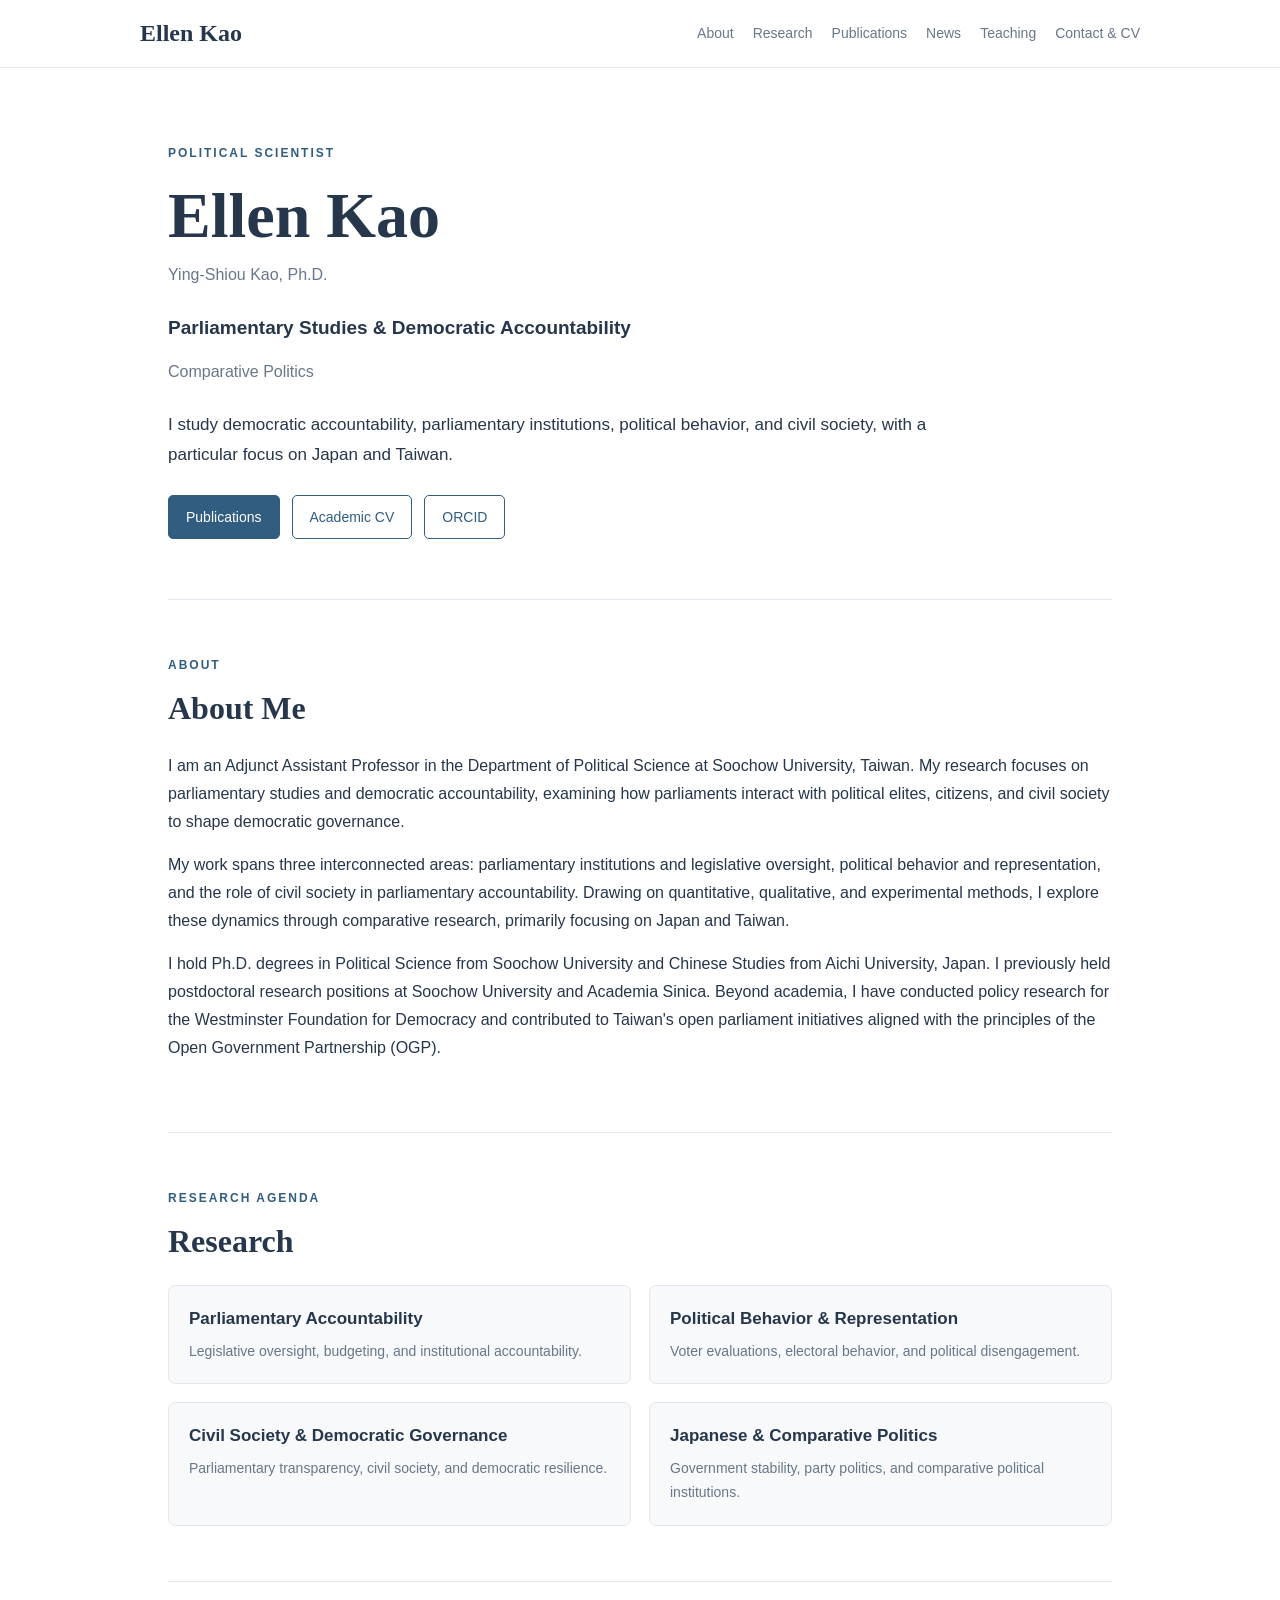
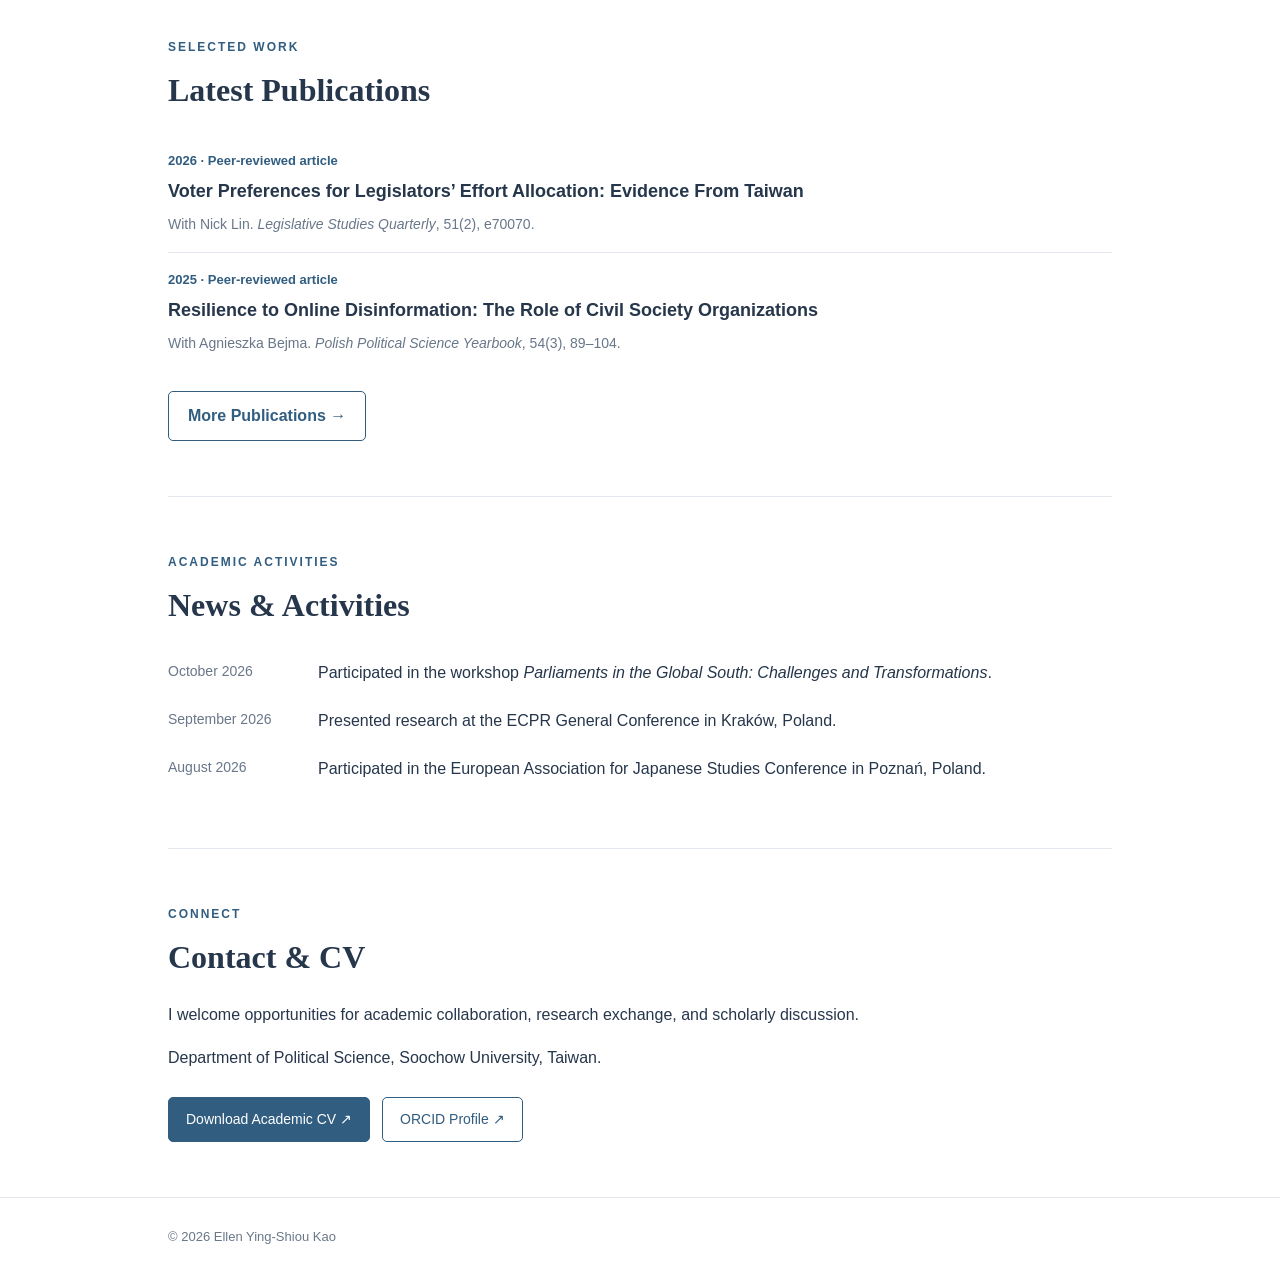
<file: index.html>
<!DOCTYPE html>
<html lang="en">
<head>
  <meta charset="UTF-8">
  <meta name="viewport" content="width=device-width, initial-scale=1">
  <meta name="description" content="Ellen Ying-Shiou Kao, political scientist researching parliamentary studies, democratic accountability, and comparative politics.">
  <title>Ellen Kao | Political Scientist</title>
  <link rel="stylesheet" href="style.css">
</head>
<body>
  <header>
    <div class="container nav">
      <a class="logo" href="index.html">Ellen Kao</a>
      <nav aria-label="Main navigation">
        <a href="index.html#about">About</a>
        <a href="index.html#research">Research</a>
        <a href="publications.html">Publications</a>
        <a href="index.html#news">News</a>
        <a href="teaching.html">Teaching</a>
        <a href="index.html#contact">Contact &amp; CV</a>
      </nav>
    </div>
  </header>

  <main class="container">
    <div class="hero">
      <div class="eyebrow">Political Scientist</div>
      <h1>Ellen Kao</h1>
      <p class="formal">Ying-Shiou Kao, Ph.D.</p>
      <p class="tagline">Parliamentary Studies &amp; Democratic Accountability</p>
      <p class="discipline">Comparative Politics</p>
      <p class="intro">I study democratic accountability, parliamentary institutions, political behavior, and civil society, with a particular focus on Japan and Taiwan.</p>
      <div class="actions">
        <a class="button primary" href="publications.html">Publications</a>
        <a class="button" href="CV_Ellen%20Kao_Nov2026.pdf" target="_blank" rel="noopener">Academic CV</a>
        <a class="button" href="https://orcid.org/0009-0007-6348-227X" target="_blank" rel="noopener">ORCID</a>
      </div>
    </div>

    <section id="about">
      <div class="eyebrow">About</div>
      <h2>About Me</h2>
      <p>I am an Adjunct Assistant Professor in the Department of Political Science at Soochow University, Taiwan. My research focuses on parliamentary studies and democratic accountability, examining how parliaments interact with political elites, citizens, and civil society to shape democratic governance.</p>
      <p>My work spans three interconnected areas: parliamentary institutions and legislative oversight, political behavior and representation, and the role of civil society in parliamentary accountability. Drawing on quantitative, qualitative, and experimental methods, I explore these dynamics through comparative research, primarily focusing on Japan and Taiwan.</p>
      <p>I hold Ph.D. degrees in Political Science from Soochow University and Chinese Studies from Aichi University, Japan. I previously held postdoctoral research positions at Soochow University and Academia Sinica. Beyond academia, I have conducted policy research for the Westminster Foundation for Democracy and contributed to Taiwan's open parliament initiatives aligned with the principles of the Open Government Partnership (OGP).</p>
    </section>

    <section id="research">
      <div class="eyebrow">Research agenda</div>
      <h2>Research</h2>
      <div class="grid">
        <div class="tile"><h3>Parliamentary Accountability</h3><p>Legislative oversight, budgeting, and institutional accountability.</p></div>
        <div class="tile"><h3>Political Behavior &amp; Representation</h3><p>Voter evaluations, electoral behavior, and political disengagement.</p></div>
        <div class="tile"><h3>Civil Society &amp; Democratic Governance</h3><p>Parliamentary transparency, civil society, and democratic resilience.</p></div>
        <div class="tile"><h3>Japanese &amp; Comparative Politics</h3><p>Government stability, party politics, and comparative political institutions.</p></div>
      </div>
    </section>

    <section id="publications">
      <div class="eyebrow">Selected work</div>
      <h2>Latest Publications</h2>
      <article class="entry">
        <div class="date">2026 · Peer-reviewed article</div>
        <h3><a href="https://doi.org/10.1111/lsq.70070" target="_blank" rel="noopener">Voter Preferences for Legislators’ Effort Allocation: Evidence From Taiwan</a></h3>
        <p class="meta">With Nick Lin. <em>Legislative Studies Quarterly</em>, 51(2), e70070.</p>
      </article>
      <article class="entry">
        <div class="date">2025 · Peer-reviewed article</div>
        <h3><a href="https://doi.org/10.15804/ppsy202534" target="_blank" rel="noopener">Resilience to Online Disinformation: The Role of Civil Society Organizations</a></h3>
        <p class="meta">With Agnieszka Bejma. <em>Polish Political Science Yearbook</em>, 54(3), 89–104.</p>
      </article>
      <a class="more" href="publications.html">More Publications <span aria-hidden="true">→</span></a>
    </section>

    <section id="news">
      <div class="eyebrow">Academic activities</div>
      <h2>News &amp; Activities</h2>
      <div class="news"><span>October 2026</span><p>Participated in the workshop <em>Parliaments in the Global South: Challenges and Transformations</em>.</p></div>
      <div class="news"><span>September 2026</span><p>Presented research at the ECPR General Conference in Kraków, Poland.</p></div>
      <div class="news"><span>August 2026</span><p>Participated in the European Association for Japanese Studies Conference in Poznań, Poland.</p></div>
    </section>

    <section id="contact">
      <div class="eyebrow">Connect</div>
      <h2>Contact &amp; CV</h2>
      <p>I welcome opportunities for academic collaboration, research exchange, and scholarly discussion.</p>
      <p>Department of Political Science, Soochow University, Taiwan.</p>
      <div class="actions">
        <a class="button primary" href="YingshiouKao_CV_Oct%202026.pdf" target="_blank" rel="noopener">Download Academic CV ↗</a>
        <a class="button" href="https://orcid.org/0009-0007-6348-227X" target="_blank" rel="noopener">ORCID Profile ↗</a>
      </div>
    </section>
  </main>
  <footer><div class="container">© 2026 Ellen Ying-Shiou Kao</div></footer>
</body>
</html>
</file>
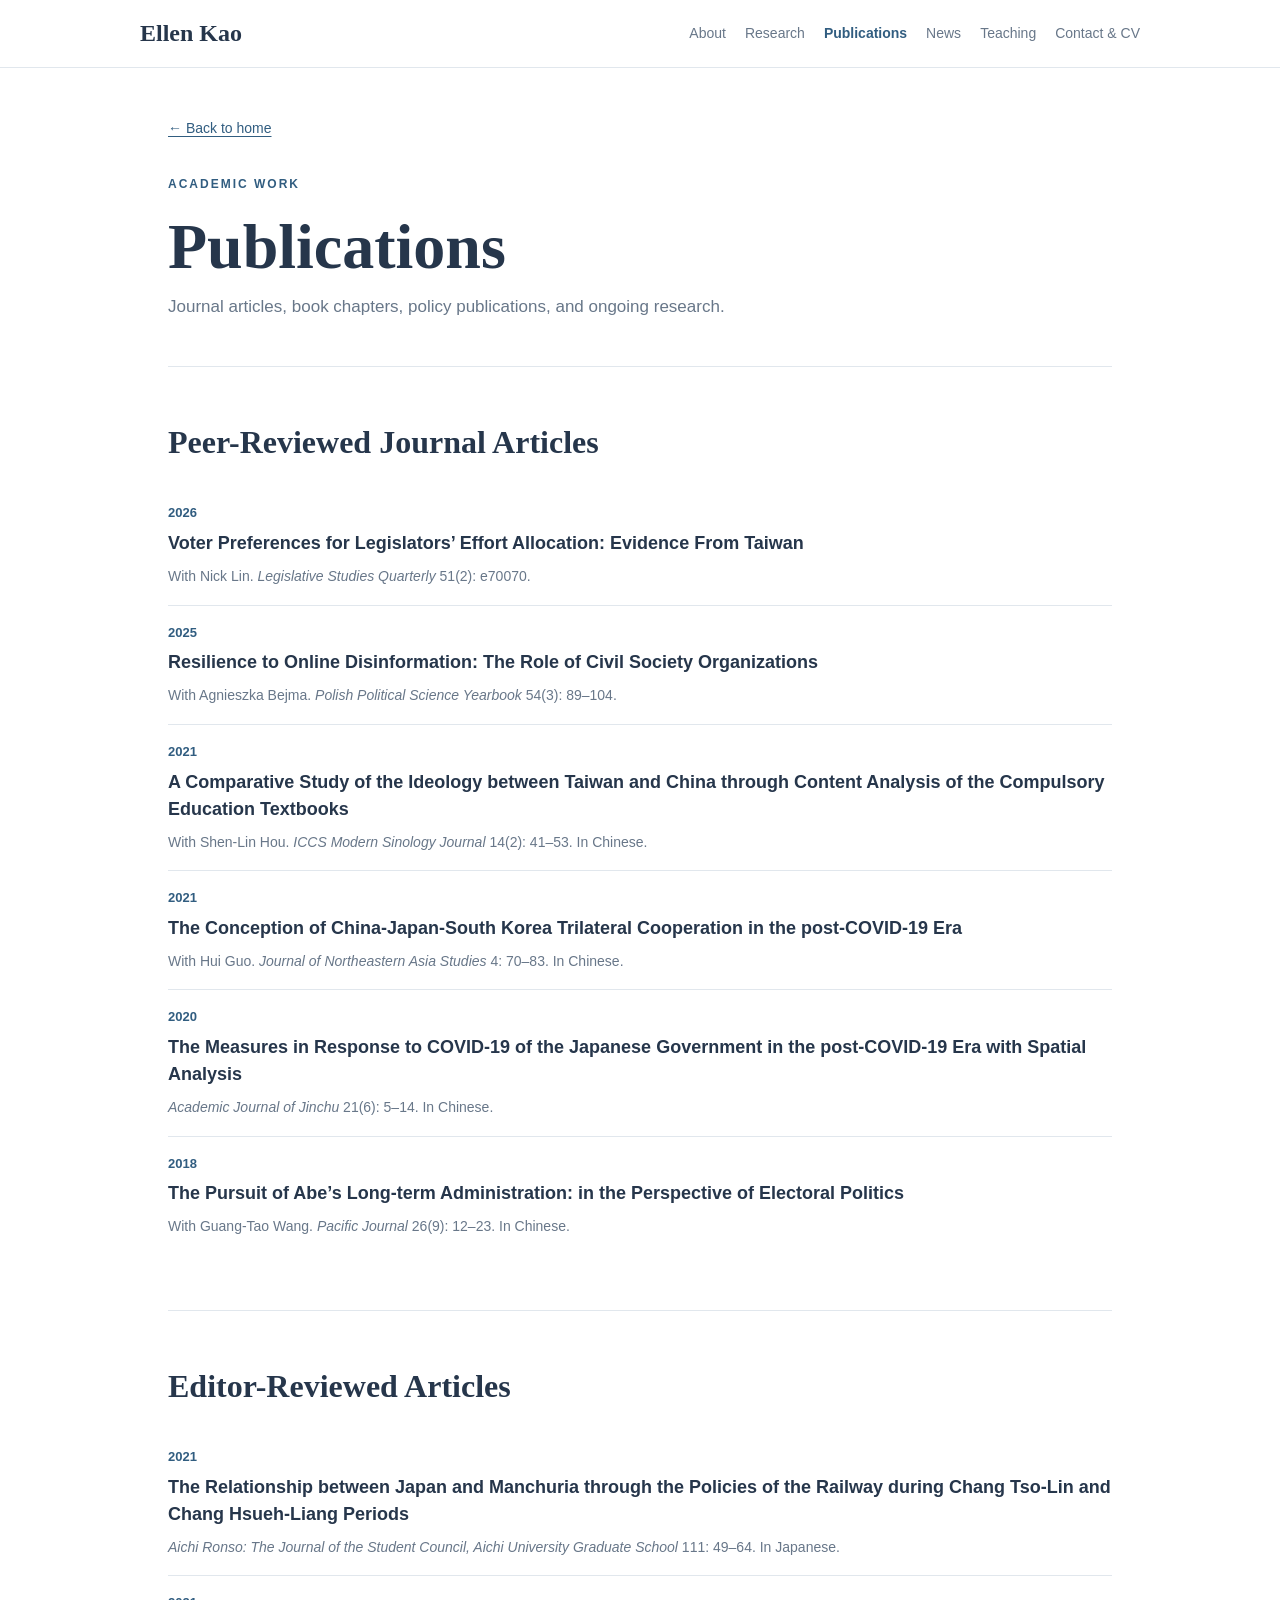
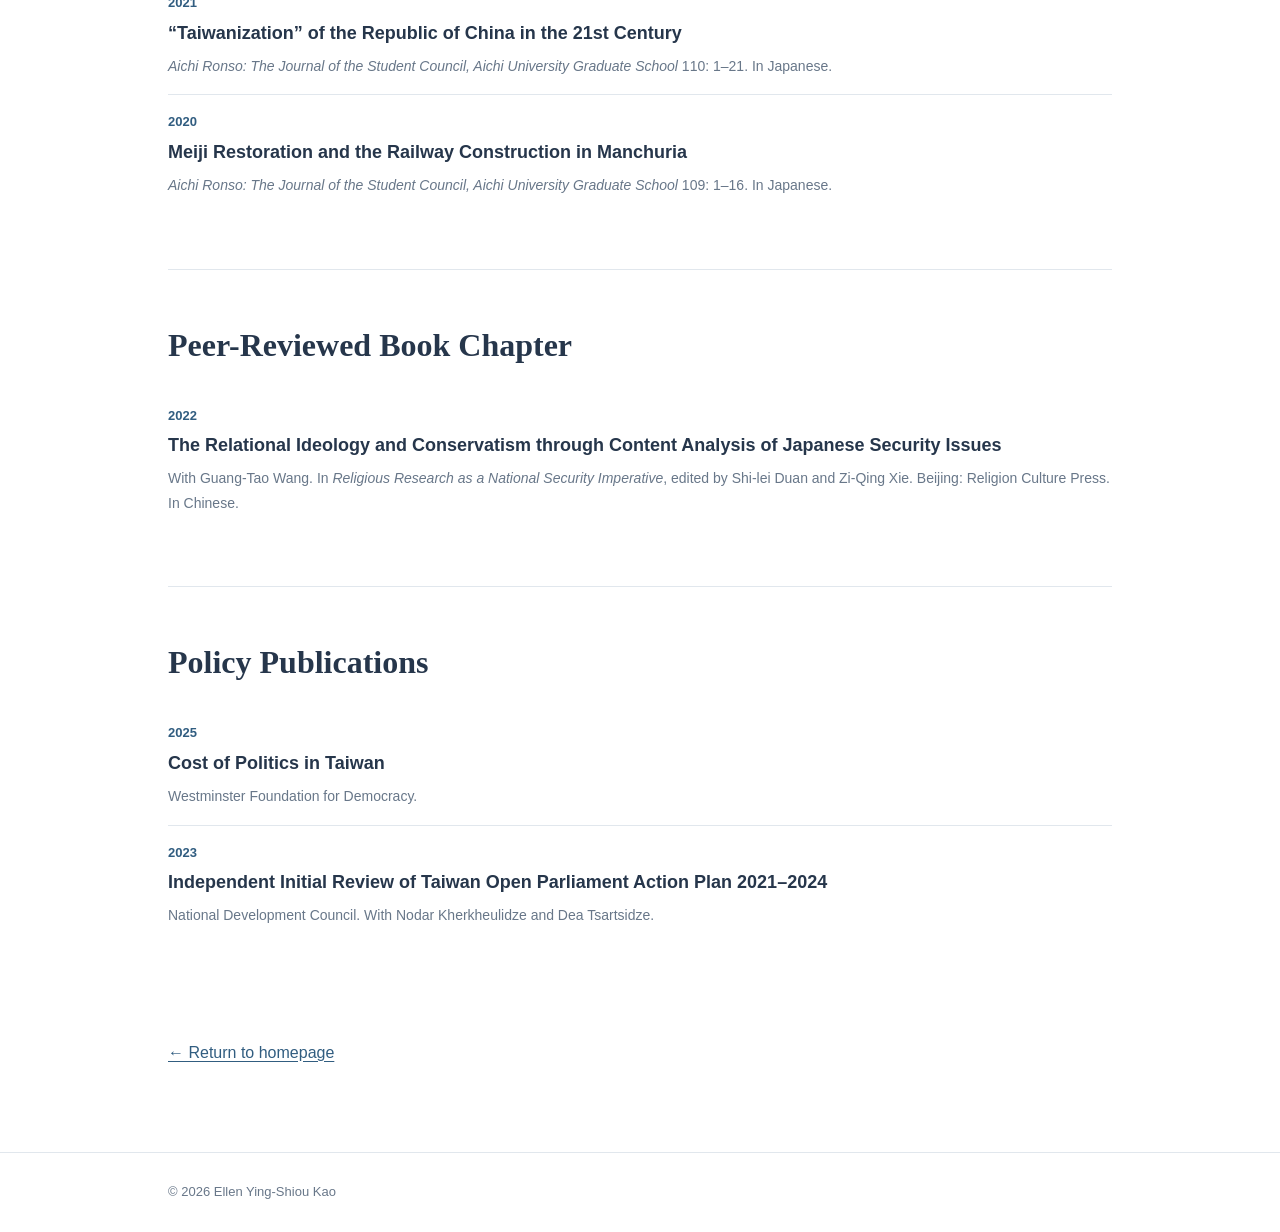
<file: publications.html>
<!DOCTYPE html>
<html lang="en">
<head>
  <meta charset="UTF-8">
  <meta name="viewport" content="width=device-width, initial-scale=1">
  <meta name="description" content="Publications and research in progress by Ellen Ying-Shiou Kao.">
  <title>Publications | Ellen Kao</title>
  <link rel="stylesheet" href="style.css">
</head>
<body>
<header><div class="container nav"><a class="logo" href="index.html">Ellen Kao</a><nav aria-label="Main navigation"><a href="index.html#about">About</a><a href="index.html#research">Research</a><a href="publications.html" aria-current="page">Publications</a><a href="index.html#news">News</a><a href="teaching.html">Teaching</a><a href="index.html#contact">Contact &amp; CV</a></nav></div></header>
<main class="container inner">
<a class="back" href="index.html">← Back to home</a>
<div class="eyebrow">Academic work</div><h1>Publications</h1>
<p class="intro muted">Journal articles, book chapters, policy publications, and ongoing research.</p>
<section><h2>Peer-Reviewed Journal Articles</h2>
<article class="entry"><div class="date">2026</div><h3><a href="https://doi.org/10.1111/lsq.70070" target="_blank" rel="noopener">Voter Preferences for Legislators’ Effort Allocation: Evidence From Taiwan</a></h3><p class="meta">With Nick Lin. <em>Legislative Studies Quarterly</em> 51(2): e70070.</p></article>
<article class="entry"><div class="date">2025</div><h3><a href="https://doi.org/10.15804/ppsy202534" target="_blank" rel="noopener">Resilience to Online Disinformation: The Role of Civil Society Organizations</a></h3><p class="meta">With Agnieszka Bejma. <em>Polish Political Science Yearbook</em> 54(3): 89–104.</p></article>
<article class="entry"><div class="date">2021</div><h3>A Comparative Study of the Ideology between Taiwan and China through Content Analysis of the Compulsory Education Textbooks</h3><p class="meta">With Shen-Lin Hou. <em>ICCS Modern Sinology Journal</em> 14(2): 41–53. In Chinese.</p></article>
<article class="entry"><div class="date">2021</div><h3>The Conception of China-Japan-South Korea Trilateral Cooperation in the post-COVID-19 Era</h3><p class="meta">With Hui Guo. <em>Journal of Northeastern Asia Studies</em> 4: 70–83. In Chinese.</p></article>
<article class="entry"><div class="date">2020</div><h3>The Measures in Response to COVID-19 of the Japanese Government in the post-COVID-19 Era with Spatial Analysis</h3><p class="meta"><em>Academic Journal of Jinchu</em> 21(6): 5–14. In Chinese.</p></article>
<article class="entry"><div class="date">2018</div><h3>The Pursuit of Abe’s Long-term Administration: in the Perspective of Electoral Politics</h3><p class="meta">With Guang-Tao Wang. <em>Pacific Journal</em> 26(9): 12–23. In Chinese.</p></article>
</section>
<section><h2>Editor-Reviewed Articles</h2>
<article class="entry"><div class="date">2021</div><h3>The Relationship between Japan and Manchuria through the Policies of the Railway during Chang Tso-Lin and Chang Hsueh-Liang Periods</h3><p class="meta"><em>Aichi Ronso: The Journal of the Student Council, Aichi University Graduate School</em> 111: 49–64. In Japanese.</p></article>
<article class="entry"><div class="date">2021</div><h3>“Taiwanization” of the Republic of China in the 21st Century</h3><p class="meta"><em>Aichi Ronso: The Journal of the Student Council, Aichi University Graduate School</em> 110: 1–21. In Japanese.</p></article>
<article class="entry"><div class="date">2020</div><h3>Meiji Restoration and the Railway Construction in Manchuria</h3><p class="meta"><em>Aichi Ronso: The Journal of the Student Council, Aichi University Graduate School</em> 109: 1–16. In Japanese.</p></article>
</section>
<section><h2>Peer-Reviewed Book Chapter</h2><article class="entry"><div class="date">2022</div><h3>The Relational Ideology and Conservatism through Content Analysis of Japanese Security Issues</h3><p class="meta">With Guang-Tao Wang. In <em>Religious Research as a National Security Imperative</em>, edited by Shi-lei Duan and Zi-Qing Xie. Beijing: Religion Culture Press. In Chinese.</p></article></section>
<section><h2>Policy Publications</h2>
<article class="entry"><div class="date">2025</div><h3><a href="https://costofpolitics.net/asia-and-the-pacific/taiwan" target="_blank" rel="noopener">Cost of Politics in Taiwan</a></h3><p class="meta">Westminster Foundation for Democracy.</p></article>
<article class="entry"><div class="date">2023</div><h3><a href="https://www.ly.gov.tw/Pages/Detail.aspx?nodeid=46288&amp;pid=229071" target="_blank" rel="noopener">Independent Initial Review of Taiwan Open Parliament Action Plan 2021–2024</a></h3><p class="meta">National Development Council. With Nodar Kherkheulidze and Dea Tsartsidze.</p></article>
</section>
<p class="endlink"><a href="index.html">← Return to homepage</a></p>
</main><footer><div class="container">© 2026 Ellen Ying-Shiou Kao</div></footer>
</body></html>
</file>
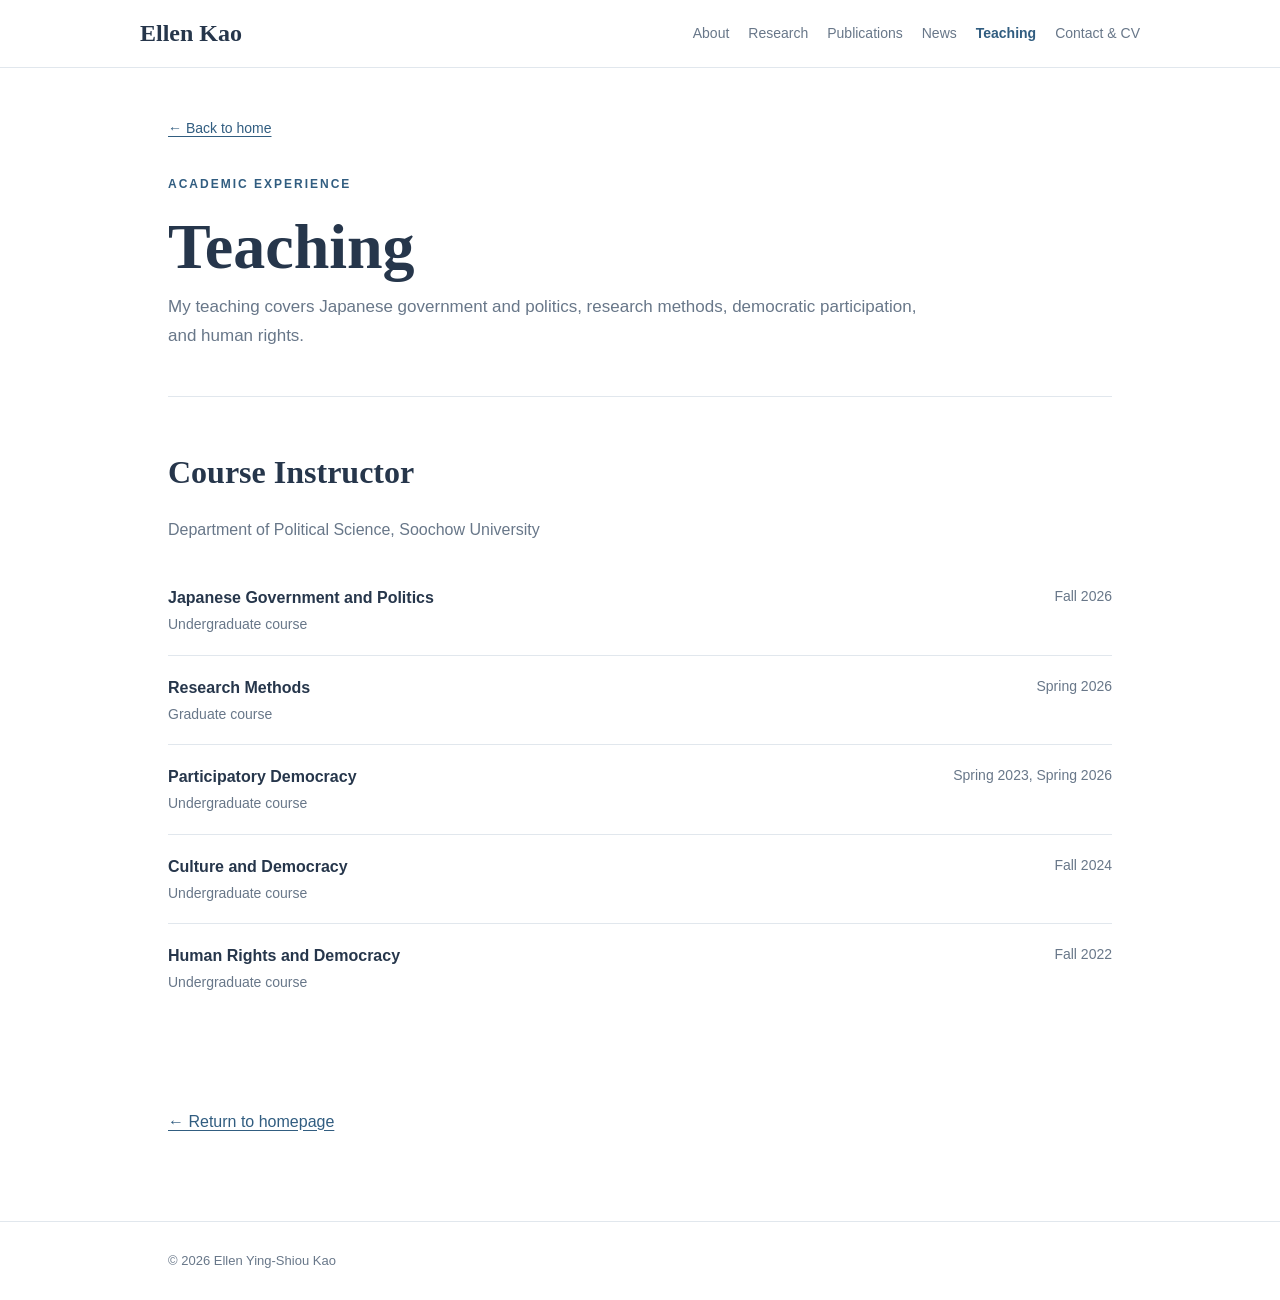
<file: teaching.html>
<!DOCTYPE html>
<html lang="en">
<head>
  <meta charset="UTF-8">
  <meta name="viewport" content="width=device-width, initial-scale=1">
  <meta name="description" content="Teaching experience of Ellen Ying-Shiou Kao at Soochow University.">
  <title>Teaching | Ellen Kao</title>
  <link rel="stylesheet" href="style.css">
  <style>
    .teaching-intro { max-width:780px; }
    .course-list { margin-top:22px; }
    .course-row { display:grid; grid-template-columns:minmax(0,1fr) 170px; column-gap:24px; padding:18px 0; border-bottom:1px solid var(--line); }
    .course-row:last-child { border-bottom:0; }
    .course-name { font-weight:600; }
    .course-level { font-size:14px; color:var(--muted); }
    .course-term { color:var(--muted); text-align:right; font-size:14px; }
    @media(max-width:650px) { .course-row { grid-template-columns:1fr; row-gap:4px; } .course-term { text-align:left; } }
  </style>
</head>
<body>
  <header>
    <div class="container nav">
      <a class="logo" href="index.html">Ellen Kao</a>
      <nav aria-label="Main navigation">
        <a href="index.html#about">About</a>
        <a href="index.html#research">Research</a>
        <a href="publications.html">Publications</a>
        <a href="index.html#news">News</a>
        <a href="teaching.html" aria-current="page">Teaching</a>
        <a href="index.html#contact">Contact &amp; CV</a>
      </nav>
    </div>
  </header>
  <main class="container inner">
    <a class="back" href="index.html">← Back to home</a>
    <div class="eyebrow">Academic experience</div>
    <h1>Teaching</h1>
    <p class="intro muted teaching-intro">My teaching covers Japanese government and politics, research methods, democratic participation, and human rights.</p>

    <section>
      <h2>Course Instructor</h2>
      <p class="muted">Department of Political Science, Soochow University</p>
      <div class="course-list">
        <div class="course-row"><div><div class="course-name">Japanese Government and Politics</div><div class="course-level">Undergraduate course</div></div><div class="course-term">Fall 2026</div></div>
        <div class="course-row"><div><div class="course-name">Research Methods</div><div class="course-level">Graduate course</div></div><div class="course-term">Spring 2026</div></div>
        <div class="course-row"><div><div class="course-name">Participatory Democracy</div><div class="course-level">Undergraduate course</div></div><div class="course-term">Spring 2023, Spring 2026</div></div>
        <div class="course-row"><div><div class="course-name">Culture and Democracy</div><div class="course-level">Undergraduate course</div></div><div class="course-term">Fall 2024</div></div>
        <div class="course-row"><div><div class="course-name">Human Rights and Democracy</div><div class="course-level">Undergraduate course</div></div><div class="course-term">Fall 2022</div></div>
      </div>
    </section>
    <p class="endlink"><a href="index.html">← Return to homepage</a></p>
  </main>
  <footer><div class="container">© 2026 Ellen Ying-Shiou Kao</div></footer>
</body>
</html>
</file>
<file: style.css>
:root{--ink:#26364b;--blue:#315d80;--muted:#687789;--line:#e1e7ed;--light:#f7f9fb}*{box-sizing:border-box}html{scroll-behavior:smooth}body{margin:0;color:var(--ink);background:white;font:16px/1.75 -apple-system,BlinkMacSystemFont,"Segoe UI",Arial,sans-serif}a{color:var(--blue);text-underline-offset:3px}a:hover{color:#173e5b}.container{max-width:1000px;margin:auto;padding:0 28px}header{border-bottom:1px solid var(--line)}.nav{display:flex;justify-content:space-between;align-items:center;flex-wrap:wrap;gap:18px;padding:20px 0}.logo{font:700 24px Georgia,serif;color:var(--ink);text-decoration:none}nav{display:flex;flex-wrap:wrap;gap:8px 19px}nav a{font-size:14px;color:var(--muted);text-decoration:none}nav a[aria-current="page"]{font-weight:700;color:var(--blue)}h1,h2{font-family:Georgia,serif;line-height:1.25}h1{font-size:clamp(43px,6vw,64px);margin:5px 0}h2{font-size:32px;margin:0 0 24px}h3{font-size:18px;line-height:1.5;margin:0 0 7px}p{margin:0 0 15px}.eyebrow{color:var(--blue);font-size:12px;font-weight:700;letter-spacing:2px;text-transform:uppercase;margin-bottom:12px}.muted,.meta,.formal{color:var(--muted)}.hero{padding:75px 0 60px}.tagline{font-size:19px;font-weight:600;margin:22px 0}.intro{max-width:790px;font-size:17px}.actions{display:flex;flex-wrap:wrap;gap:12px;margin-top:25px}.button{display:inline-block;border:1px solid var(--blue);border-radius:5px;padding:9px 17px;text-decoration:none;font-size:14px}.button.primary{background:var(--blue);color:white}.button.primary:hover{background:#173e5b}section{padding:55px 0;border-top:1px solid var(--line);scroll-margin-top:20px}.grid{display:grid;grid-template-columns:1fr 1fr;gap:18px}.tile{padding:20px;border:1px solid var(--line);border-radius:7px;background:var(--light)}.tile h3{font-size:17px}.tile p{font-size:14px;color:var(--muted);margin:0}.entry{padding:16px 0;border-bottom:1px solid var(--line)}.entry:last-of-type{border-bottom:0}.entry h3 a{color:var(--ink);text-decoration:none}.entry h3 a:hover{color:var(--blue);text-decoration:underline}.date{font-size:13px;font-weight:650;color:var(--blue);margin-bottom:5px}.meta{font-size:14px;margin:0}.more{display:inline-block;margin-top:20px;border:1px solid var(--blue);padding:10px 19px;border-radius:5px;font-weight:600;text-decoration:none}.more:hover{background:var(--blue);color:white;text-decoration:none}.news{display:grid;grid-template-columns:135px 1fr;gap:15px;padding:10px 0}.news span{color:var(--muted);font-size:14px}.news p{margin:0}footer{border-top:1px solid var(--line);padding:28px 0;color:var(--muted);font-size:13px}.inner{padding-top:46px;padding-bottom:70px}.inner .back{display:inline-block;margin-bottom:33px;font-size:14px}.inner section:first-of-type{margin-top:45px}.inner .category{margin-top:30px}.endlink{margin-top:40px}@media(max-width:680px){.hero{padding-top:48px}section{padding:40px 0}.grid,.news{grid-template-columns:1fr}.news{gap:2px}.inner{padding-top:30px}}

.discipline {
  font-size: 16px;
  color: #687789;
  font-weight: 400;
  margin-top: -8px;
  margin-bottom: 24px;
}
</file>
